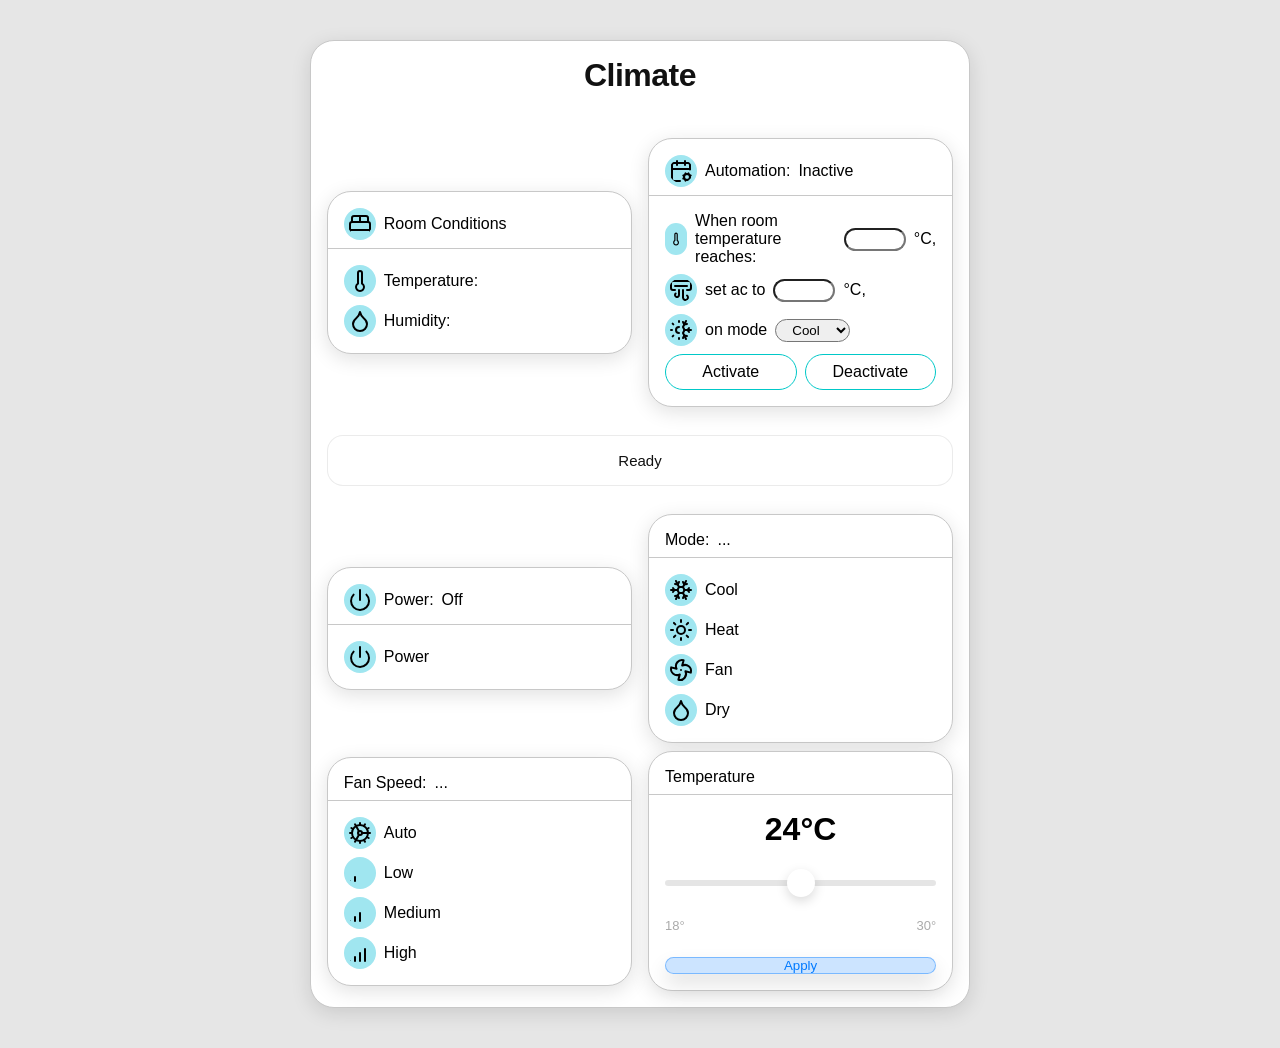
<file: smart_ac_controller_main_code/data/index.html>
<!DOCTYPE html>
<html lang="en">
<head>
    <meta charset="UTF-8">
    <meta name="viewport" content="width=device-width, initial-scale=1.0">
    <title>Climate</title>
    <link rel="stylesheet" href="style.css">
</head>
<body>
    <div class="controller-card">
        <h1>Climate</h1>
		<!-- Room Dashboard -->
		<div class="flex-row">
			<!-- Room Data -->
			<div class="room-data-card">
				<div class="room-data-item">
					<svg class="room-data-item-icon" xmlns="http://www.w3.org/2000/svg" width="24" height="24" viewBox="0 0 24 24" fill="none" stroke="currentColor" stroke-width="2" stroke-linecap="round" stroke-linejoin="round" class="lucide lucide-bed-double-icon lucide-bed-double"><path d="M2 20v-8a2 2 0 0 1 2-2h16a2 2 0 0 1 2 2v8"/><path d="M4 10V6a2 2 0 0 1 2-2h12a2 2 0 0 1 2 2v4"/><path d="M12 4v6"/><path d="M2 18h20"/></svg>
					Room Conditions
				</div>

				<div class="room-data-item">
				<svg class="room-data-item-icon" xmlns="http://www.w3.org/2000/svg" width="24" height="24" viewBox="0 0 24 24" fill="none" stroke="currentColor" stroke-width="2" stroke-linecap="round" stroke-linejoin="round" class="lucide lucide-thermometer-icon lucide-thermometer"><path d="M14 4v10.54a4 4 0 1 1-4 0V4a2 2 0 0 1 4 0Z"/></svg>
					Temperature: <span id="lbl-room-temp"></span>
				</div>
				<div class="room-data-item">
					
					<svg class="room-data-item-icon" xmlns="http://www.w3.org/2000/svg" width="24" height="24" viewBox="0 0 24 24" fill="none" stroke="currentColor" stroke-width="2" stroke-linecap="round" stroke-linejoin="round" class="lucide lucide-droplet-icon lucide-droplet"><path d="M12 22a7 7 0 0 0 7-7c0-2-1-3.9-3-5.5s-3.5-4-4-6.5c-.5 2.5-2 4.9-4 6.5C6 11.1 5 13 5 15a7 7 0 0 0 7 7z"/></svg>
					Humidity: <span id="lbl-room-humidity"></span>
				</div>
			</div>
			<!-- Room Automation -->
			<div class="room-data-card">
				<div class="room-data-item">
				<svg class="room-data-item-icon" xmlns="http://www.w3.org/2000/svg" width="24" height="24" viewBox="0 0 24 24" fill="none" stroke="currentColor" stroke-width="2" stroke-linecap="round" stroke-linejoin="round" class="lucide lucide-calendar-cog-icon lucide-calendar-cog"><path d="m15.228 16.852-.923-.383"/><path d="m15.228 19.148-.923.383"/><path d="M16 2v4"/><path d="m16.47 14.305.382.923"/><path d="m16.852 20.772-.383.924"/><path d="m19.148 15.228.383-.923"/><path d="m19.53 21.696-.382-.924"/><path d="m20.772 16.852.924-.383"/><path d="m20.772 19.148.924.383"/><path d="M21 10.592V6a2 2 0 0 0-2-2H5a2 2 0 0 0-2 2v14a2 2 0 0 0 2 2h6"/><path d="M3 10h18"/><path d="M8 2v4"/><circle cx="18" cy="18" r="3"/></svg>
					Automation: <span id="lbl-automation-active-status">Inactive</span>
				</div>
				<div class="room-data-item">
					<svg class="room-data-item-icon" xmlns="http://www.w3.org/2000/svg" width="24" height="24" viewBox="0 0 24 24" fill="none" stroke="currentColor" stroke-width="2" stroke-linecap="round" stroke-linejoin="round" class="lucide lucide-thermometer-icon lucide-thermometer">
						<path d="M14 4v10.54a4 4 0 1 1-4 0V4a2 2 0 0 1 4 0Z"/>
					</svg>
					When room temperature reaches: <input id="automation-room-temp-input" type="text">°C,
					
				</div>
				<div class="room-data-item">
				<svg class="room-data-item-icon" xmlns="http://www.w3.org/2000/svg" width="24" height="24" viewBox="0 0 24 24" fill="none" stroke="currentColor" stroke-width="2" stroke-linecap="round" stroke-linejoin="round" class="lucide lucide-air-vent-icon lucide-air-vent"><path d="M18 17.5a2.5 2.5 0 1 1-4 2.03V12"/><path d="M6 12H4a2 2 0 0 1-2-2V5a2 2 0 0 1 2-2h16a2 2 0 0 1 2 2v5a2 2 0 0 1-2 2h-2"/><path d="M6 8h12"/><path d="M6.6 15.572A2 2 0 1 0 10 17v-5"/></svg>
					set ac to <input id="automation-ac-temp-input" type="text">°C,
				</div>
				<div class="room-data-item">
					<svg class="room-data-item-icon" xmlns="http://www.w3.org/2000/svg" width="24" height="24" viewBox="0 0 24 24" fill="none" stroke="currentColor" stroke-width="2" stroke-linecap="round" stroke-linejoin="round" class="lucide lucide-sun-snow-icon lucide-sun-snow"><path d="M10 21v-1"/><path d="M10 4V3"/><path d="M10 9a3 3 0 0 0 0 6"/><path d="m14 20 1.25-2.5L18 18"/><path d="m14 4 1.25 2.5L18 6"/><path d="m17 21-3-6 1.5-3H22"/><path d="m17 3-3 6 1.5 3"/><path d="M2 12h1"/><path d="m20 10-1.5 2 1.5 2"/><path d="m3.64 18.36.7-.7"/><path d="m4.34 6.34-.7-.7"/></svg>
					on mode 
					<select id="automation-ac-mode-input">
						<option value="cool">Cool</option>
						<option value="heat">Heat</option>
						<option value="fan">Fan</option>
						<option value="dry">Dry</option>
					</select>
				</div>
				<div class="room-data-item flex-row">
					<div onclick="setAutomation('temperature_automation')" class="automation-button">Activate</div>
					<div onclick="setAutomation('off')" class="automation-button">Deactivate</div>
				</div>
			</div>
		</div>
        <div id="status" class="status">Ready</div>
		
		<!-- Controls -->
		<div class="flex-row">	
			<!-- Power Switch -->
			<div class="room-data-card">
				<div class="room-data-item">
					<svg class="room-data-item-icon" xmlns="http://www.w3.org/2000/svg" width="24" height="24" viewBox="0 0 24 24" fill="none" stroke="currentColor" stroke-width="2" stroke-linecap="round" stroke-linejoin="round" class="lucide lucide-power-icon lucide-power">
						<path d="M12 2v10"/>
						<path d="M18.4 6.6a9 9 0 1 1-12.77.04"/>
					</svg>
					Power:
					<span id="lbl-power-text">
						Off
					</span>
				</div>
				<div id="btn-power" class="menu-button" onclick="sendApiCall('/toggle-power')">
					<svg class="room-data-item-icon" xmlns="http://www.w3.org/2000/svg" width="24" height="24" viewBox="0 0 24 24" fill="none" stroke="currentColor" stroke-width="2" stroke-linecap="round" stroke-linejoin="round" class="lucide lucide-power-icon lucide-power">
						<path d="M12 2v10"/>
						<path d="M18.4 6.6a9 9 0 1 1-12.77.04"/>
					</svg>
					Power
				</div>
			</div>
			<!-- Mode Control -->
			<div class="room-data-card">
				<div class="room-data-item">Mode: <span id="lbl-active-mode">...<span/></div>
				<div id="btn-mode-cool" class="menu-button" onClick="setMode('cool')">
					<svg class="room-data-item-icon" xmlns="http://www.w3.org/2000/svg" width="24" height="24" viewBox="0 0 24 24" fill="none" stroke="currentColor" stroke-width="2" stroke-linecap="round" stroke-linejoin="round" class="lucide lucide-snowflake-icon lucide-snowflake">
						<path d="m10 20-1.25-2.5L6 18"/>
						<path d="M10 4 8.75 6.5 6 6"/>
						<path d="m14 20 1.25-2.5L18 18"/>
						<path d="m14 4 1.25 2.5L18 6"/>
						<path d="m17 21-3-6h-4"/>
						<path d="m17 3-3 6 1.5 3"/>
						<path d="M2 12h6.5L10 9"/>
						<path d="m20 10-1.5 2 1.5 2"/>
						<path d="M22 12h-6.5L14 15"/>
						<path d="m4 10 1.5 2L4 14"/>
						<path d="m7 21 3-6-1.5-3"/>
						<path d="m7 3 3 6h4"/>
					</svg>
					Cool
				</div>
				<div id="btn-mode-heat" onClick="setMode('heat')" class="menu-button">
				<svg class="room-data-item-icon" xmlns="http://www.w3.org/2000/svg" width="24" height="24" viewBox="0 0 24 24" fill="none" stroke="currentColor" stroke-width="2" stroke-linecap="round" stroke-linejoin="round" class="lucide lucide-sun-icon lucide-sun">
					<circle cx="12" cy="12" r="4"/>
					<path d="M12 2v2"/><path d="M12 20v2"/>
					<path d="m4.93 4.93 1.41 1.41"/>
					<path d="m17.66 17.66 1.41 1.41"/>
					<path d="M2 12h2"/><path d="M20 12h2"/>
					<path d="m6.34 17.66-1.41 1.41"/>
					<path d="m19.07 4.93-1.41 1.41"/>
					</svg>
					Heat
				</div>
				<div id="btn-mode-fan" class="menu-button" onClick="setMode('fan')">
					<svg class="room-data-item-icon" xmlns="http://www.w3.org/2000/svg" width="24" height="24" viewBox="0 0 24 24" fill="none" stroke="currentColor" stroke-width="2" stroke-linecap="round" stroke-linejoin="round" class="lucide lucide-fan-icon lucide-fan">
					<path d="M10.827 16.379a6.082 6.082 0 0 1-8.618-7.002l5.412 1.45a6.082 6.082 0 0 1 7.002-8.618l-1.45 5.412a6.082 6.082 0 0 1 8.618 7.002l-5.412-1.45a6.082 6.082 0 0 1-7.002 8.618l1.45-5.412Z"/>
					<path d="M12 12v.01"/>
					</svg>
					Fan
				</div>
				<div id="btn-mode-dry" class="menu-button" onClick="setMode('dry')">
					<svg class="room-data-item-icon" xmlns="http://www.w3.org/2000/svg" width="24" height="24" viewBox="0 0 24 24" fill="none" stroke="currentColor" stroke-width="2" stroke-linecap="round" stroke-linejoin="round" class="lucide lucide-droplet-icon lucide-droplet">
					<path d="M12 22a7 7 0 0 0 7-7c0-2-1-3.9-3-5.5s-3.5-4-4-6.5c-.5 2.5-2 4.9-4 6.5C6 11.1 5 13 5 15a7 7 0 0 0 7 7z"/>
					</svg>
					Dry
				</div>
			</div>
		</div>
		<div class="flex-row">
		<!-- Fan Control -->
			<div class="room-data-card">
				<div class="room-data-item">Fan Speed: <span id="lbl-active-fan-speed">...</span></div>
				<div id="btn-fan-auto" class="menu-button" onClick="setFan('auto')">
					<svg class="room-data-item-icon" xmlns="http://www.w3.org/2000/svg" width="24" height="24" viewBox="0 0 24 24" fill="none" stroke="currentColor" stroke-width="2" stroke-linecap="round" stroke-linejoin="round" class="lucide lucide-cog-icon lucide-cog"><path d="M11 10.27 7 3.34"/><path d="m11 13.73-4 6.93"/><path d="M12 22v-2"/><path d="M12 2v2"/><path d="M14 12h8"/><path d="m17 20.66-1-1.73"/><path d="m17 3.34-1 1.73"/><path d="M2 12h2"/><path d="m20.66 17-1.73-1"/><path d="m20.66 7-1.73 1"/><path d="m3.34 17 1.73-1"/><path d="m3.34 7 1.73 1"/><circle cx="12" cy="12" r="2"/><circle cx="12" cy="12" r="8"/></svg>
					Auto
				</div>
				<div id="btn-fan-low" class="menu-button" onClick="setFan('low')">
					<svg class="room-data-item-icon" xmlns="http://www.w3.org/2000/svg" width="24" height="24" viewBox="0 0 24 24" fill="none" stroke="currentColor" stroke-width="2" stroke-linecap="round" stroke-linejoin="round" class="lucide lucide-signal-low-icon lucide-signal-low">
					<path d="M2 20h.01"/>
					<path d="M7 20v-4"/>
					</svg>
					Low
				</div>
				<div id="btn-fan-med" class="menu-button" onClick="setFan('med')">
				<svg class="room-data-item-icon" xmlns="http://www.w3.org/2000/svg" width="24" height="24" viewBox="0 0 24 24" fill="none" stroke="currentColor" stroke-width="2" stroke-linecap="round" stroke-linejoin="round" class="lucide lucide-signal-medium-icon lucide-signal-medium">
					<path d="M2 20h.01"/>
					<path d="M7 20v-4"/>
					<path d="M12 20v-8"/>
					</svg>
					Medium
				</div>
				<div id="btn-fan-high" class="menu-button" onClick="setFan('high')">
					<svg class="room-data-item-icon" xmlns="http://www.w3.org/2000/svg" width="24" height="24" viewBox="0 0 24 24" fill="none" stroke="currentColor" stroke-width="2" stroke-linecap="round" stroke-linejoin="round" class="lucide lucide-signal-high-icon lucide-signal-high">
					<path d="M2 20h.01"/>
					<path d="M7 20v-4"/>
					<path d="M12 20v-8"/>
					<path d="M17 20V8"/>
					</svg>
					High
				</div>
			</div>
			
			<!-- Temp Control -->
			<div class="room-data-card">
				<div class="room-data-item">Temperature</div>
				<div class="temp-display">
					<span id="display">24</span><span class="">°C</span>
				</div>
				<input type="range" id="temp" min="18" max="30" value="24"
					   oninput="updateTempDisplay(this.value)">
				<div class="temp-range">
					<span>18°</span>
					<span>30°</span>
				</div>
				<button class="set-btn glass" onclick="setTemp(document.getElementById('temp').value)">Apply</button>
			</div>
		</div>
    </div>
    <script src="script.js"></script>
</body>
</html>
</file>
<file: smart_ac_controller_main_code/data/style.css>
* {
		margin: 0;
		padding: 0;
		box-sizing: border-box;
	}

	.automation-button {
		border: 1px solid rgba(0, 200, 200, 1);
		border-radius: 9999px;
		width: 100%;
		text-align: center;
		padding: 8px 0;
		transition: all 0.25s ease;
	}
	
	.automation-button:hover {
		background: rgba(0, 200, 200, 1);
		color: white;
		cursor: pointer;
	}

	.menu-button {
		display: flex;
		flex-direction: row;
		align-items: center;
		gap: 8px;
		padding: 4px;
		margin: -4px;
		padding-left: 16px;
		margin-left: -16px;
		padding-right: 16px;
		margin-right: -16px;
	}
	.menu-button:hover {
		cursor: pointer;
		background: rgba(240, 240, 240, 1);
	}

	.container {
		width: 100%;
		max-width: 1200px;
		background: white;
		border: 1px solid rgba(200, 200, 200, 1);
		border-radius: 32px;
		padding: 40px 30px;
		box-shadow: 0 5px 30px rgba(0, 0, 0, 0.12);
	}
	
	.flex-row {
		display: flex;
		flex-direction: row;
		justify-content: space-evenly;
		align-items: center;
		gap: 16px;
	}
	
	.flex-col {
		display: flex;
		flex-direction: column;
		justify-content: space-evenly;
		gap: 8px;
	}
	.controller-card {
		margin: 20px;
		background: rgba(255, 255, 255, 1);
		border-radius: 24px;
		padding: 16px;
		border: 1px solid rgba(200, 200, 200, 1);
		display: flex;
		flex-direction: column;
		gap: 8px;
		box-shadow: 0 5px 20px rgba(0, 0, 0, 0.12);
	}
	.room-data-card {
		width: 100%;
		background: rgba(255, 255, 255, 1);
		border-radius: 24px;
		padding: 16px;
		border: 1px solid rgba(200, 200, 200, 1);
		display: flex;
		flex-direction: column;
		gap: 8px;
		box-shadow: 0 5px 20px rgba(0, 0, 0, 0.12);
	}
	
	.room-data-item:first-child {
		border-bottom: 1px solid rgba(200, 200, 200, 1);
		margin-left: -16px;
		margin-right: -16px;
		padding-left: 16px;
		padding-right: 16px;
		padding-bottom: 8px;
		margin-bottom:8px;
	}
	
	.room-data-item-icon {
		width: 32px;
		height: 32px;
		background: rgba(160, 230, 240, 1);
		border-radius: 9999px;
		padding: 4px;
	}
	
	.room-data-item {
		display: flex;
		flex-direction: row;
		align-items: center;
		gap: 8px;
	}
	
	input {
		border-radius: 32px;
		padding-left: 12px;
		padding-right: 12px;
		padding-top: 2px;
		padding-bottom: 2px;
		width: 62px;
	}
	
	select {
		border-radius: 32px;
		padding-left: 12px;
		padding-right: 12px;
		padding-top: 2px;
		padding-bottom: 2px;
	}
	
	select:focus {
		border-bottom-left-radius: 0px;
		border-bottom-right-radius: 0px;
	}
	
	body {
		font-family: -apple-system, BlinkMacSystemFont, 'SF Pro Display', 'Segoe UI', Roboto, sans-serif;
		background: rgba(230, 230, 230, 1);
		min-height: 100vh;
		min-width: 100vw;
		display: flex;
		align-items: center;
		justify-content: center;
		padding: 20px;
	}
	
	/*---------------------------------------------------------------*/


	.glass {
		background: rgba(255, 255, 255, 0.20);
		backdrop-filter: blur(4px);
		box-shadow: 0 10px 20px rgba(0, 0, 0, 0.12);
		border-radius: 9999px;
		border: 2px solid rgba(255, 255, 255, 0.3);
	}
	.glass:hover {
		background: rgba(230, 230, 230, 0.20);
		border: 2px solid rgba(230, 230, 230, 0.3);
	}



	h1 {
		color: #111;
		font-size: 32px;
		font-weight: 700;
		text-align: center;
		margin-bottom: 36px;
		letter-spacing: -0.5px;
	}

	.info-grid {
		display: grid;
		gap: 15px;
		margin: 20px 0;
		grid-template-columns: repeat(auto-fit, minmax(250px, 1fr));
	}

	.info-card {
		background: rgba(255, 255, 255, 0.4);
		backdrop-filter: blur(18px);
		border-radius: 20px;
		padding: 20px;
		border: 1px solid rgba(255, 255, 255, 0.6);
	}

	.info-item {
		display: flex;
		align-items: center;
		gap: 10px;
		margin: 10px 0;
		color: #111;
		font-weight: 500;
	}

	.info-item svg {
		flex-shrink: 0;
	}

	.four-item-grid {
		display: grid;
		margin: 20px 0;
		gap: 15px;
		grid-template-columns: repeat(auto-fit, minmax(140px, 1fr));
	}



	.temp-control {
		background: rgba(255, 255, 255, 0.4);
		backdrop-filter: blur(18px);
		border-radius: 24px;
		padding: 25px;
		border: 1px solid rgba(255, 255, 255, 0.6);
	}

	.temp-label {
		color: #555;
		font-size: 14px;
		font-weight: 500;
		margin-bottom: 16px;
	}

	.temp-display {
		text-align: center;
		font-size: 32px;
		font-weight: 600;
	}

	.temp-unit {
		font-size: 28px;
		font-weight: 500;
		margin-left: 4px;
		vertical-align: top;
	}

	input[type='range'] {
		width: 100%;
		height: 6px;
		border-radius: 10px;
		background: rgba(0,0,0,0.1);
		outline: none;
		margin: 24px 0;
		-webkit-appearance: none;
	}

	input[type='range']::-webkit-slider-thumb {
		-webkit-appearance: none;
		width: 28px;
		height: 28px;
		border-radius: 50%;
		background: #fff;
		cursor: pointer;
		box-shadow: 0 4px 12px rgba(0,0,0,0.15);
		transition: transform 0.2s;
	}

	input[type='range']::-webkit-slider-thumb:active {
		transform: scale(1.2);
	}

	input[type='range']::-moz-range-thumb {
		width: 28px;
		height: 28px;
		border-radius: 50%;
		background: #fff;
		cursor: pointer;
		border: none;
		box-shadow: 0 4px 12px rgba(0,0,0,0.15);
	}

	.temp-range {
		display: flex;
		justify-content: space-between;
		color: #aaa;
		font-size: 13px;
		font-weight: 500;
	}

	.set-btn {
		width: 100%;
		margin-top: 16px;
		background: rgba(0, 122, 255, 0.2);
		border: 1px solid rgba(0, 122, 255, 0.4);
		color: #007aff;
	}

	.set-btn:hover {
		background: rgba(0, 122, 255, 0.3);
	}

	.status {
		margin: 20px 0;
		padding: 16px 20px;
		border-radius: 16px;
		background: rgba(255, 255, 255, 0.4);
		backdrop-filter: blur(12px);
		border: 1px solid rgba(0,0,0,0.08);
		color: #111;
		text-align: center;
		font-size: 15px;
		font-weight: 500;
		min-height: 48px;
		display: flex;
		align-items: center;
		justify-content: center;
	}

	.status.success {
		color: #34c759;
	}

	.status.error {
		color: #ff3b30;
	}

	.power-button-wrapper {
		display: flex;
		justify-content: center;
	}

	.power-button {
		width: 80px;
		height: 80px;
		padding: 0;
		border-radius: 50%;
		display: flex;
		align-items: center;
		justify-content: center;
	}

	/* Tablet styles */
	@media (max-width: 768px) {
		.flex-row {
			flex-direction: column;
		}
	}

	/* Mobile styles 
	@media (max-width: 480px) {
		body {
			padding: 10px;
		}

		.container {
			padding: 20px 15px;
			border-radius: 24px;
		}

		h1 {
			font-size: 24px;
			margin-bottom: 20px;
		}

		.four-item-grid {
			grid-template-columns: repeat(2, 1fr);
			gap: 10px;
			margin: 15px 0;
		}

		.temp-control {
			padding: 20px 15px;
		}

		.temp-display {
			font-size: 42px;
		}

		.temp-unit {
			font-size: 22px;
		}





		.power-button {
			width: 70px;
			height: 70px;
		}

		.info-card {
			padding: 15px;
		}

		.info-item {
			font-size: 14px;
		}

		.status {
			font-size: 14px;
			padding: 12px 16px;
		}
	}*/

	/* Large desktop 
	@media (min-width: 1200px) {
		.four-item-grid {
			grid-template-columns: repeat(4, 1fr);
		}
	}
	*/
	/*
		button {
		width: 100%;
		padding: 8px;
		font-size: 16px;
		font-weight: 600;
		border: none;
		border-radius: 16px;
		cursor: pointer;
		transition: all 0.25s ease;
		background: rgba(255, 255, 255, 0.3);
		backdrop-filter: blur(12px);
		border: 1px solid rgba(0, 0, 0, 0.05);
		color: #111;
		display: flex;
		flex-direction: column;
		align-items: center;
		gap: 8px;
	}
	
	button:hover {
		background: rgba(220, 220, 220, 0.3);
	}
	
	button:active {
		transform: scale(0.98);
	}
	
			button {
			font-size: 14px;
			padding: 14px;
		}
		
				button {
			font-size: 13px;
			padding: 12px 8px;
		}
		
				button svg {
			width: 20px;
			height: 20px;
		}
	*/
</file>
